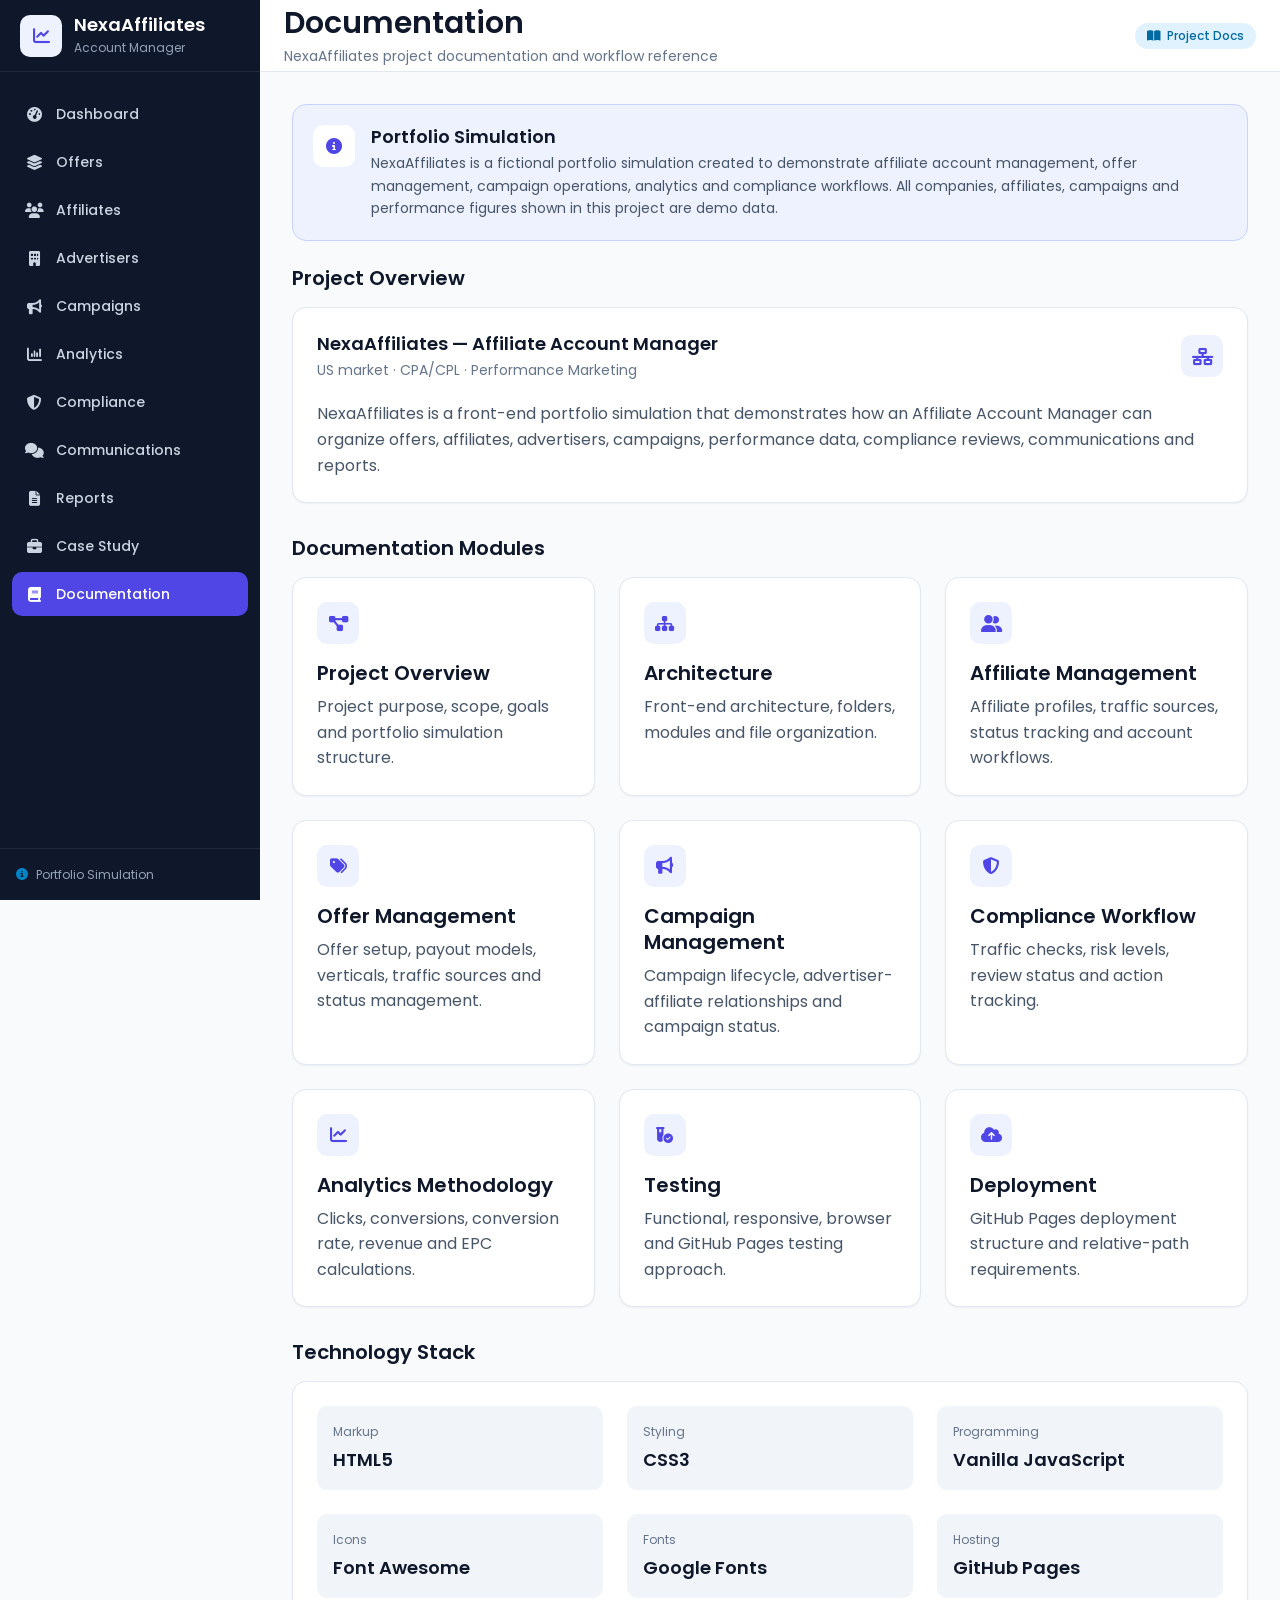
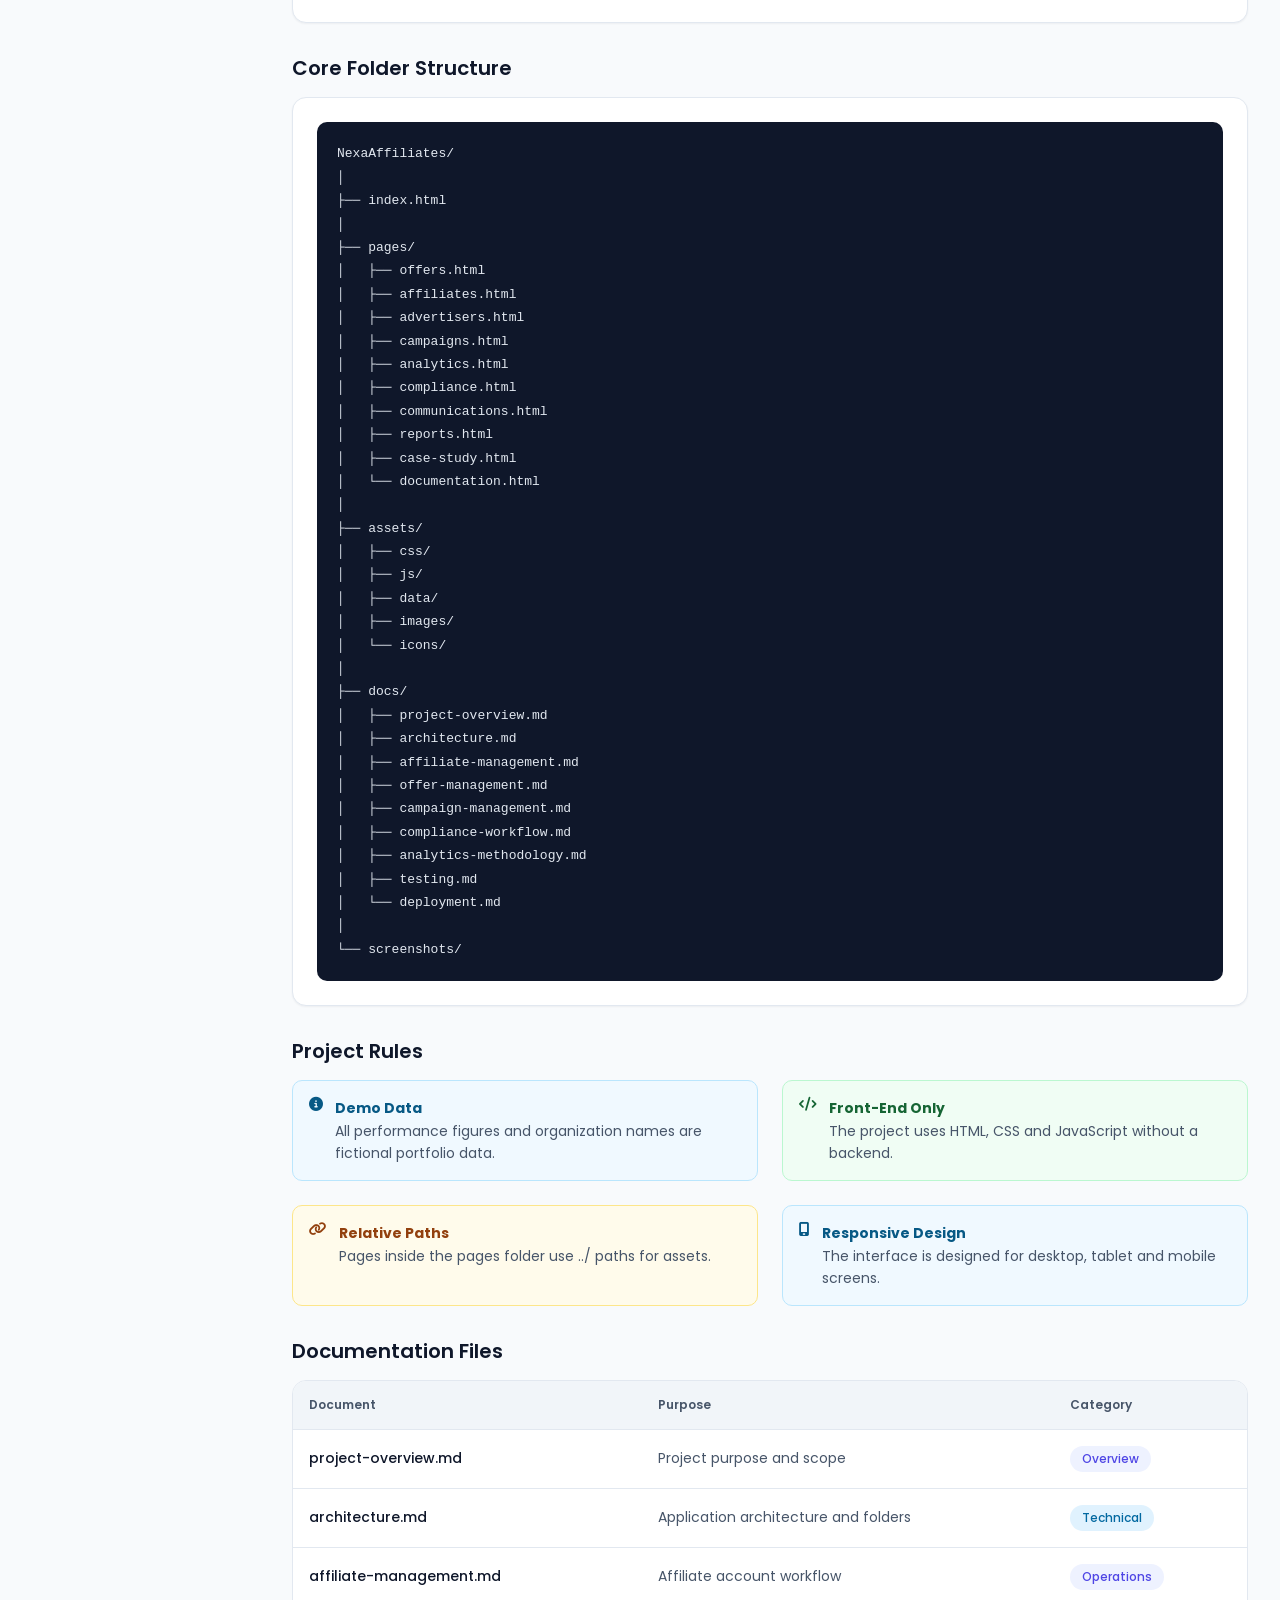
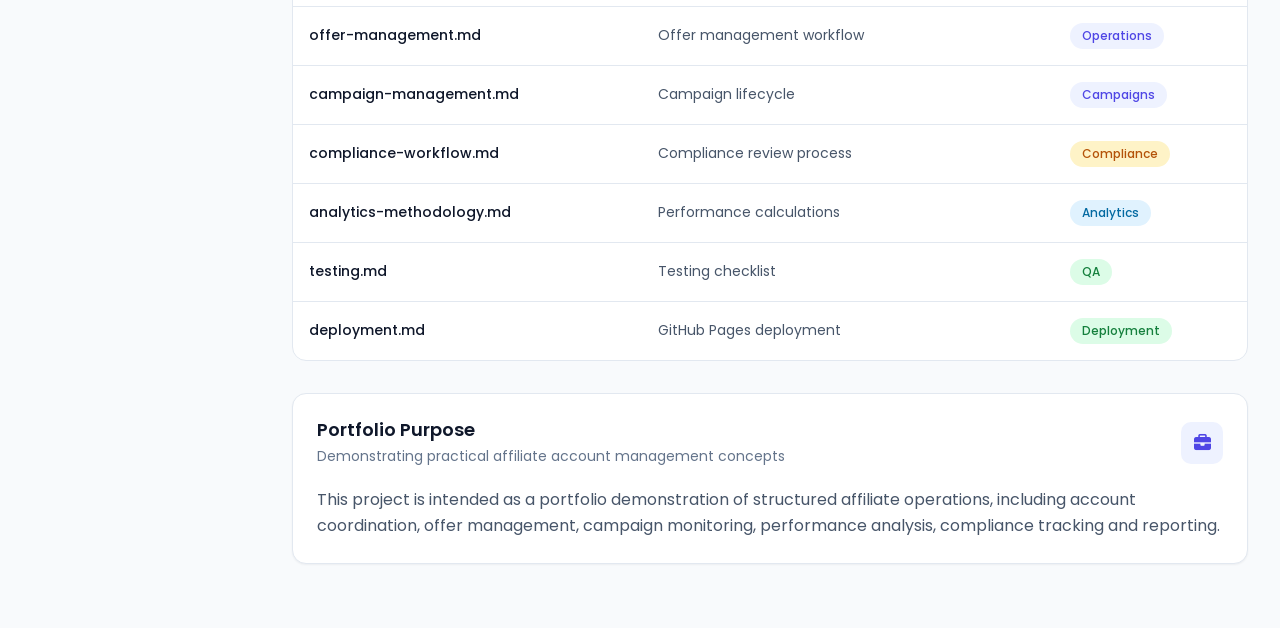
<file: pages/documentation.html>
<!DOCTYPE html>
<html lang="en">
<head>
    <meta charset="UTF-8">
    <meta name="viewport" content="width=device-width, initial-scale=1.0">

    <title>Documentation | NexaAffiliates</title>

    <!-- Google Font -->
    <link rel="preconnect" href="https://fonts.googleapis.com">
    <link rel="preconnect" href="https://fonts.gstatic.com" crossorigin>
    <link href="https://fonts.googleapis.com/css2?family=Poppins:wght@400;500;600;700&display=swap" rel="stylesheet">

    <!-- Font Awesome -->
    <link rel="stylesheet" href="https://cdnjs.cloudflare.com/ajax/libs/font-awesome/6.5.2/css/all.min.css">

    <!-- NexaAffiliates CSS -->
    <link rel="stylesheet" href="../assets/css/variables.css">
    <link rel="stylesheet" href="../assets/css/base.css">
    <link rel="stylesheet" href="../assets/css/layout.css">
    <link rel="stylesheet" href="../assets/css/components.css">
    <link rel="stylesheet" href="../assets/css/dashboard.css">
    <link rel="stylesheet" href="../assets/css/tables.css">
    <link rel="stylesheet" href="../assets/css/forms.css">
    <link rel="stylesheet" href="../assets/css/responsive.css">
    <link rel="stylesheet" href="../assets/css/main.css">
</head>

<body>

<div class="app-layout">

    <!-- =========================
         SIDEBAR
    ========================== -->
    <aside class="sidebar">

        <div class="sidebar-brand">
            <div class="icon-box">
                <i class="fa-solid fa-chart-line"></i>
            </div>

            <div>
                <strong>NexaAffiliates</strong>
                <small>Account Manager</small>
            </div>
        </div>

        <nav class="sidebar-nav">
            <ul>

                <li>
                    <a href="../index.html">
                        <i class="fa-solid fa-gauge-high"></i>
                        <span>Dashboard</span>
                    </a>
                </li>

                <li>
                    <a href="offers.html">
                        <i class="fa-solid fa-layer-group"></i>
                        <span>Offers</span>
                    </a>
                </li>

                <li>
                    <a href="affiliates.html">
                        <i class="fa-solid fa-users"></i>
                        <span>Affiliates</span>
                    </a>
                </li>

                <li>
                    <a href="advertisers.html">
                        <i class="fa-solid fa-building"></i>
                        <span>Advertisers</span>
                    </a>
                </li>

                <li>
                    <a href="campaigns.html">
                        <i class="fa-solid fa-bullhorn"></i>
                        <span>Campaigns</span>
                    </a>
                </li>

                <li>
                    <a href="analytics.html">
                        <i class="fa-solid fa-chart-column"></i>
                        <span>Analytics</span>
                    </a>
                </li>

                <li>
                    <a href="compliance.html">
                        <i class="fa-solid fa-shield-halved"></i>
                        <span>Compliance</span>
                    </a>
                </li>

                <li>
                    <a href="communications.html">
                        <i class="fa-solid fa-comments"></i>
                        <span>Communications</span>
                    </a>
                </li>

                <li>
                    <a href="reports.html">
                        <i class="fa-solid fa-file-lines"></i>
                        <span>Reports</span>
                    </a>
                </li>

                <li>
                    <a href="case-study.html">
                        <i class="fa-solid fa-briefcase"></i>
                        <span>Case Study</span>
                    </a>
                </li>

                <li>
                    <a href="documentation.html" class="active">
                        <i class="fa-solid fa-book"></i>
                        <span>Documentation</span>
                    </a>
                </li>

            </ul>
        </nav>

        <div class="sidebar-footer">
            <div class="simulation-label">
                <i class="fa-solid fa-circle-info"></i>
                <span>Portfolio Simulation</span>
            </div>
        </div>

    </aside>


    <!-- =========================
         MAIN AREA
    ========================== -->
    <main class="main-area">

        <!-- Header -->
        <header class="header">

            <div>
                <h1 class="page-title">Documentation</h1>
                <p class="page-description">
                    NexaAffiliates project documentation and workflow reference
                </p>
            </div>

            <div class="header-actions">
                <span class="badge badge-info">
                    <i class="fa-solid fa-book-open"></i>
                    &nbsp; Project Docs
                </span>
            </div>

        </header>


        <!-- =========================
             MAIN CONTENT
        ========================== -->
        <section class="main-content">

            <!-- Simulation Notice -->
            <div class="simulation-notice">

                <div class="simulation-notice-icon">
                    <i class="fa-solid fa-circle-info"></i>
                </div>

                <div>
                    <h2 class="simulation-notice-title">
                        Portfolio Simulation
                    </h2>

                    <p class="simulation-notice-text">
                        NexaAffiliates is a fictional portfolio simulation created
                        to demonstrate affiliate account management, offer
                        management, campaign operations, analytics and compliance
                        workflows. All companies, affiliates, campaigns and
                        performance figures shown in this project are demo data.
                    </p>
                </div>

            </div>


            <!-- Project Overview -->
            <div class="content-section">

                <div class="section-header">
                    <h2 class="section-title">Project Overview</h2>
                </div>

                <div class="card">

                    <div class="card-header">
                        <div>
                            <h3 class="card-title">
                                NexaAffiliates — Affiliate Account Manager
                            </h3>

                            <p class="card-subtitle">
                                US market · CPA/CPL · Performance Marketing
                            </p>
                        </div>

                        <div class="icon-box">
                            <i class="fa-solid fa-network-wired"></i>
                        </div>
                    </div>

                    <p>
                        NexaAffiliates is a front-end portfolio simulation that
                        demonstrates how an Affiliate Account Manager can organize
                        offers, affiliates, advertisers, campaigns, performance
                        data, compliance reviews, communications and reports.
                    </p>

                </div>

            </div>


            <!-- Documentation Modules -->
            <div class="content-section">

                <div class="section-header">
                    <h2 class="section-title">Documentation Modules</h2>
                </div>

                <div class="grid grid-3">

                    <!-- Project Overview -->
                    <div class="card">

                        <div class="icon-box">
                            <i class="fa-solid fa-diagram-project"></i>
                        </div>

                        <h3 style="margin-top:16px;">
                            Project Overview
                        </h3>

                        <p style="margin-top:8px;">
                            Project purpose, scope, goals and portfolio
                            simulation structure.
                        </p>

                    </div>


                    <!-- Architecture -->
                    <div class="card">

                        <div class="icon-box">
                            <i class="fa-solid fa-sitemap"></i>
                        </div>

                        <h3 style="margin-top:16px;">
                            Architecture
                        </h3>

                        <p style="margin-top:8px;">
                            Front-end architecture, folders, modules and
                            file organization.
                        </p>

                    </div>


                    <!-- Affiliate Management -->
                    <div class="card">

                        <div class="icon-box">
                            <i class="fa-solid fa-user-group"></i>
                        </div>

                        <h3 style="margin-top:16px;">
                            Affiliate Management
                        </h3>

                        <p style="margin-top:8px;">
                            Affiliate profiles, traffic sources, status
                            tracking and account workflows.
                        </p>

                    </div>


                    <!-- Offer Management -->
                    <div class="card">

                        <div class="icon-box">
                            <i class="fa-solid fa-tags"></i>
                        </div>

                        <h3 style="margin-top:16px;">
                            Offer Management
                        </h3>

                        <p style="margin-top:8px;">
                            Offer setup, payout models, verticals,
                            traffic sources and status management.
                        </p>

                    </div>


                    <!-- Campaign Management -->
                    <div class="card">

                        <div class="icon-box">
                            <i class="fa-solid fa-bullhorn"></i>
                        </div>

                        <h3 style="margin-top:16px;">
                            Campaign Management
                        </h3>

                        <p style="margin-top:8px;">
                            Campaign lifecycle, advertiser-affiliate
                            relationships and campaign status.
                        </p>

                    </div>


                    <!-- Compliance -->
                    <div class="card">

                        <div class="icon-box">
                            <i class="fa-solid fa-shield-halved"></i>
                        </div>

                        <h3 style="margin-top:16px;">
                            Compliance Workflow
                        </h3>

                        <p style="margin-top:8px;">
                            Traffic checks, risk levels, review status
                            and action tracking.
                        </p>

                    </div>


                    <!-- Analytics -->
                    <div class="card">

                        <div class="icon-box">
                            <i class="fa-solid fa-chart-line"></i>
                        </div>

                        <h3 style="margin-top:16px;">
                            Analytics Methodology
                        </h3>

                        <p style="margin-top:8px;">
                            Clicks, conversions, conversion rate, revenue
                            and EPC calculations.
                        </p>

                    </div>


                    <!-- Testing -->
                    <div class="card">

                        <div class="icon-box">
                            <i class="fa-solid fa-vial-circle-check"></i>
                        </div>

                        <h3 style="margin-top:16px;">
                            Testing
                        </h3>

                        <p style="margin-top:8px;">
                            Functional, responsive, browser and GitHub
                            Pages testing approach.
                        </p>

                    </div>


                    <!-- Deployment -->
                    <div class="card">

                        <div class="icon-box">
                            <i class="fa-solid fa-cloud-arrow-up"></i>
                        </div>

                        <h3 style="margin-top:16px;">
                            Deployment
                        </h3>

                        <p style="margin-top:8px;">
                            GitHub Pages deployment structure and
                            relative-path requirements.
                        </p>

                    </div>

                </div>

            </div>


            <!-- Technology Stack -->
            <div class="content-section">

                <div class="section-header">
                    <h2 class="section-title">Technology Stack</h2>
                </div>

                <div class="card">

                    <div class="grid grid-3">

                        <div class="performance-item">
                            <div class="performance-item-label">
                                Markup
                            </div>

                            <div class="performance-item-value">
                                HTML5
                            </div>
                        </div>

                        <div class="performance-item">
                            <div class="performance-item-label">
                                Styling
                            </div>

                            <div class="performance-item-value">
                                CSS3
                            </div>
                        </div>

                        <div class="performance-item">
                            <div class="performance-item-label">
                                Programming
                            </div>

                            <div class="performance-item-value">
                                Vanilla JavaScript
                            </div>
                        </div>

                        <div class="performance-item">
                            <div class="performance-item-label">
                                Icons
                            </div>

                            <div class="performance-item-value">
                                Font Awesome
                            </div>
                        </div>

                        <div class="performance-item">
                            <div class="performance-item-label">
                                Fonts
                            </div>

                            <div class="performance-item-value">
                                Google Fonts
                            </div>
                        </div>

                        <div class="performance-item">
                            <div class="performance-item-label">
                                Hosting
                            </div>

                            <div class="performance-item-value">
                                GitHub Pages
                            </div>
                        </div>

                    </div>

                </div>

            </div>


            <!-- Folder Structure -->
            <div class="content-section">

                <div class="section-header">
                    <h2 class="section-title">Core Folder Structure</h2>
                </div>

                <div class="card">

<pre style="
    margin:0;
    padding:20px;
    overflow-x:auto;
    background:#0F172A;
    color:#E2E8F0;
    border-radius:10px;
    font-family:monospace;
    font-size:13px;
    line-height:1.8;
">NexaAffiliates/
│
├── index.html
│
├── pages/
│   ├── offers.html
│   ├── affiliates.html
│   ├── advertisers.html
│   ├── campaigns.html
│   ├── analytics.html
│   ├── compliance.html
│   ├── communications.html
│   ├── reports.html
│   ├── case-study.html
│   └── documentation.html
│
├── assets/
│   ├── css/
│   ├── js/
│   ├── data/
│   ├── images/
│   └── icons/
│
├── docs/
│   ├── project-overview.md
│   ├── architecture.md
│   ├── affiliate-management.md
│   ├── offer-management.md
│   ├── campaign-management.md
│   ├── compliance-workflow.md
│   ├── analytics-methodology.md
│   ├── testing.md
│   └── deployment.md
│
└── screenshots/</pre>

                </div>

            </div>


            <!-- Important Rules -->
            <div class="content-section">

                <div class="section-header">
                    <h2 class="section-title">Project Rules</h2>
                </div>

                <div class="grid grid-2">

                    <div class="alert alert-info">
                        <i class="fa-solid fa-circle-info"></i>

                        <div>
                            <strong>Demo Data</strong>
                            <p>
                                All performance figures and organization
                                names are fictional portfolio data.
                            </p>
                        </div>
                    </div>


                    <div class="alert alert-success">
                        <i class="fa-solid fa-code"></i>

                        <div>
                            <strong>Front-End Only</strong>
                            <p>
                                The project uses HTML, CSS and JavaScript
                                without a backend.
                            </p>
                        </div>
                    </div>


                    <div class="alert alert-warning">
                        <i class="fa-solid fa-link"></i>

                        <div>
                            <strong>Relative Paths</strong>
                            <p>
                                Pages inside the pages folder use
                                ../ paths for assets.
                            </p>
                        </div>
                    </div>


                    <div class="alert alert-info">
                        <i class="fa-solid fa-mobile-screen"></i>

                        <div>
                            <strong>Responsive Design</strong>
                            <p>
                                The interface is designed for desktop,
                                tablet and mobile screens.
                            </p>
                        </div>
                    </div>

                </div>

            </div>


            <!-- Documentation Files -->
            <div class="content-section">

                <div class="section-header">
                    <h2 class="section-title">Documentation Files</h2>
                </div>

                <div class="table-wrapper">

                    <table class="data-table">

                        <thead>
                            <tr>
                                <th>Document</th>
                                <th>Purpose</th>
                                <th>Category</th>
                            </tr>
                        </thead>

                        <tbody>

                            <tr>
                                <td class="primary-text">
                                    project-overview.md
                                </td>
                                <td>
                                    Project purpose and scope
                                </td>
                                <td>
                                    <span class="badge badge-primary">
                                        Overview
                                    </span>
                                </td>
                            </tr>

                            <tr>
                                <td class="primary-text">
                                    architecture.md
                                </td>
                                <td>
                                    Application architecture and folders
                                </td>
                                <td>
                                    <span class="badge badge-info">
                                        Technical
                                    </span>
                                </td>
                            </tr>

                            <tr>
                                <td class="primary-text">
                                    affiliate-management.md
                                </td>
                                <td>
                                    Affiliate account workflow
                                </td>
                                <td>
                                    <span class="badge badge-primary">
                                        Operations
                                    </span>
                                </td>
                            </tr>

                            <tr>
                                <td class="primary-text">
                                    offer-management.md
                                </td>
                                <td>
                                    Offer management workflow
                                </td>
                                <td>
                                    <span class="badge badge-primary">
                                        Operations
                                    </span>
                                </td>
                            </tr>

                            <tr>
                                <td class="primary-text">
                                    campaign-management.md
                                </td>
                                <td>
                                    Campaign lifecycle
                                </td>
                                <td>
                                    <span class="badge badge-primary">
                                        Campaigns
                                    </span>
                                </td>
                            </tr>

                            <tr>
                                <td class="primary-text">
                                    compliance-workflow.md
                                </td>
                                <td>
                                    Compliance review process
                                </td>
                                <td>
                                    <span class="badge badge-warning">
                                        Compliance
                                    </span>
                                </td>
                            </tr>

                            <tr>
                                <td class="primary-text">
                                    analytics-methodology.md
                                </td>
                                <td>
                                    Performance calculations
                                </td>
                                <td>
                                    <span class="badge badge-info">
                                        Analytics
                                    </span>
                                </td>
                            </tr>

                            <tr>
                                <td class="primary-text">
                                    testing.md
                                </td>
                                <td>
                                    Testing checklist
                                </td>
                                <td>
                                    <span class="badge badge-success">
                                        QA
                                    </span>
                                </td>
                            </tr>

                            <tr>
                                <td class="primary-text">
                                    deployment.md
                                </td>
                                <td>
                                    GitHub Pages deployment
                                </td>
                                <td>
                                    <span class="badge badge-success">
                                        Deployment
                                    </span>
                                </td>
                            </tr>

                        </tbody>

                    </table>

                </div>

            </div>


            <!-- Final Note -->
            <div class="content-section">

                <div class="card">

                    <div class="card-header">
                        <div>
                            <h3 class="card-title">
                                Portfolio Purpose
                            </h3>

                            <p class="card-subtitle">
                                Demonstrating practical affiliate account
                                management concepts
                            </p>
                        </div>

                        <div class="icon-box">
                            <i class="fa-solid fa-briefcase"></i>
                        </div>
                    </div>

                    <p>
                        This project is intended as a portfolio demonstration
                        of structured affiliate operations, including account
                        coordination, offer management, campaign monitoring,
                        performance analysis, compliance tracking and reporting.
                    </p>

                </div>

            </div>

        </section>

    </main>

</div>

</body>
</html>
</file>
<file: assets/css/variables.css>
:root {

    /* Brand */

    --primary: #4F46E5;
    --primary-dark: #3730A3;
    --primary-light: #EEF2FF;

    --secondary: #2563EB;


    /* Dark */

    --dark: #0F172A;
    --dark-secondary: #1E293B;


    /* Text */

    --text-primary: #0F172A;
    --text-secondary: #475569;
    --text-muted: #64748B;


    /* Background */

    --background: #F8FAFC;
    --surface: #FFFFFF;
    --surface-secondary: #F1F5F9;


    /* Border */

    --border: #E2E8F0;


    /* Status */

    --success: #16A34A;
    --warning: #D97706;
    --danger: #DC2626;
    --info: #0284C7;


    /* Typography */

    --font-primary: "Poppins", sans-serif;

    --font-size-xs: 12px;
    --font-size-sm: 14px;
    --font-size-base: 16px;
    --font-size-lg: 18px;
    --font-size-xl: 20px;
    --font-size-2xl: 24px;
    --font-size-3xl: 30px;
    --font-size-4xl: 36px;


    --font-weight-regular: 400;
    --font-weight-medium: 500;
    --font-weight-semibold: 600;
    --font-weight-bold: 700;


    /* Spacing */

    --space-1: 4px;
    --space-2: 8px;
    --space-3: 12px;
    --space-4: 16px;
    --space-5: 20px;
    --space-6: 24px;
    --space-8: 32px;
    --space-10: 40px;
    --space-12: 48px;


    /* Radius */

    --radius-sm: 6px;
    --radius-md: 10px;
    --radius-lg: 14px;
    --radius-xl: 20px;
    --radius-full: 9999px;


    /* Shadows */

    --shadow-sm:
        0 1px 2px rgba(15, 23, 42, 0.05);

    --shadow-md:
        0 4px 12px rgba(15, 23, 42, 0.08);

    --shadow-lg:
        0 10px 30px rgba(15, 23, 42, 0.10);


    /* Layout */

    --sidebar-width: 260px;
    --header-height: 72px;
    --container-width: 1440px;


    /* Transition */

    --transition-fast: 0.15s ease;
    --transition-normal: 0.25s ease;

}
</file>
<file: assets/css/base.css>
/* =========================================
   Base / Reset
   ========================================= */

* {
    margin: 0;
    padding: 0;
    box-sizing: border-box;
}


html {
    scroll-behavior: smooth;
}


body {

    font-family: var(--font-primary);

    font-size: var(--font-size-base);

    font-weight: var(--font-weight-regular);

    color: var(--text-primary);

    background-color: var(--background);

    line-height: 1.6;

    min-height: 100vh;

}


/* Links */

a {
    color: inherit;
    text-decoration: none;
}


a:hover {
    text-decoration: none;
}


/* Forms */

button,
input,
select,
textarea {
    font-family: inherit;
}


button {
    cursor: pointer;
    border: none;
}


/* Images */

img {

    max-width: 100%;

    height: auto;

    display: block;

}


/* Lists */

ul,
ol {
    list-style: none;
}


/* Headings */

h1,
h2,
h3,
h4,
h5,
h6 {

    color: var(--text-primary);

    font-weight: var(--font-weight-semibold);

    line-height: 1.3;

}


h1 {
    font-size: var(--font-size-3xl);
}


h2 {
    font-size: var(--font-size-2xl);
}


h3 {
    font-size: var(--font-size-xl);
}


h4 {
    font-size: var(--font-size-lg);
}


/* Paragraph */

p {
    color: var(--text-secondary);
}


/* Selection */

::selection {

    background-color: var(--primary);

    color: var(--surface);

}


/* Focus */

:focus-visible {

    outline: 2px solid var(--primary);

    outline-offset: 2px;

}


/* Scrollbar */

::-webkit-scrollbar {
    width: 8px;
}


::-webkit-scrollbar-track {
    background: var(--surface-secondary);
}


::-webkit-scrollbar-thumb {

    background: var(--border);

    border-radius: var(--radius-full);

}


::-webkit-scrollbar-thumb:hover {
    background: var(--text-muted);
}


/* Utilities */

.text-primary {
    color: var(--text-primary);
}

.text-secondary {
    color: var(--text-secondary);
}

.text-muted {
    color: var(--text-muted);
}

.text-success {
    color: var(--success);
}

.text-warning {
    color: var(--warning);
}

.text-danger {
    color: var(--danger);
}

.text-info {
    color: var(--info);
}


.text-center {
    text-align: center;
}

.text-left {
    text-align: left;
}

.text-right {
    text-align: right;
}


.fw-regular {
    font-weight: var(--font-weight-regular);
}

.fw-medium {
    font-weight: var(--font-weight-medium);
}

.fw-semibold {
    font-weight: var(--font-weight-semibold);
}

.fw-bold {
    font-weight: var(--font-weight-bold);
}
</file>
<file: assets/css/layout.css>
/* =========================================
   NexaAffiliates - Layout
   ========================================= */

.app-layout {
    min-height: 100vh;
    display: flex;
    background: var(--background);
}


/* Sidebar */

.sidebar {
    width: var(--sidebar-width);
    min-height: 100vh;

    position: fixed;
    top: 0;
    left: 0;

    display: flex;
    flex-direction: column;

    background: var(--dark);
    color: var(--surface);

    z-index: 1000;

    overflow-y: auto;
}


.sidebar-brand {
    min-height: var(--header-height);

    display: flex;
    align-items: center;

    gap: var(--space-3);

    padding: 0 var(--space-5);

    border-bottom:
        1px solid rgba(255, 255, 255, 0.08);
}


.sidebar-brand strong {
    display: block;

    color: var(--surface);

    font-size: var(--font-size-lg);

    font-weight: var(--font-weight-semibold);

    line-height: 1.2;
}


.sidebar-brand small {
    display: block;

    margin-top: 2px;

    color: #94A3B8;

    font-size: var(--font-size-xs);
}


.sidebar-nav {
    flex: 1;

    padding:
        var(--space-5)
        var(--space-3);
}


.sidebar-nav ul {
    display: flex;

    flex-direction: column;

    gap: var(--space-1);
}


.sidebar-nav li a {

    min-height: 44px;

    display: flex;

    align-items: center;

    gap: var(--space-3);

    padding:
        0
        var(--space-3);

    border-radius: var(--radius-md);

    color: #CBD5E1;

    font-size: var(--font-size-sm);

    font-weight: var(--font-weight-medium);

    transition:
        background-color var(--transition-fast),
        color var(--transition-fast);

}


.sidebar-nav li a i {

    width: 20px;

    text-align: center;

    font-size: 15px;

}


.sidebar-nav li a:hover {

    color: var(--surface);

    background:
        rgba(255, 255, 255, 0.08);

}


.sidebar-nav li a.active {

    color: var(--surface);

    background: var(--primary);

}


.sidebar-footer {

    padding: var(--space-4);

    border-top:
        1px solid rgba(255, 255, 255, 0.08);

}


.simulation-label {

    display: flex;

    align-items: center;

    gap: var(--space-2);

    color: #94A3B8;

    font-size: var(--font-size-xs);

}


.simulation-label i {
    color: var(--info);
}


/* Main */

.main-area {

    width:
        calc(100% - var(--sidebar-width));

    min-height: 100vh;

    margin-left:
        var(--sidebar-width);

}


/* Header */

.header {

    height: var(--header-height);

    width: 100%;

    display: flex;

    align-items: center;

    justify-content: space-between;

    gap: var(--space-4);

    padding:
        0
        var(--space-6);

    background: var(--surface);

    border-bottom:
        1px solid var(--border);

    position: sticky;

    top: 0;

    z-index: 900;

}


.header .page-title {
    margin: 0;
}


.header .page-description {
    margin-top: 2px;
}


/* Header actions */

.header-actions {

    display: flex;

    align-items: center;

    gap: var(--space-3);

}


/* Main Content */

.main-content {

    width: 100%;

    max-width:
        var(--container-width);

    margin: 0 auto;

    padding: var(--space-8);

}


/* Page Header */

.page-header {

    display: flex;

    align-items: center;

    justify-content: space-between;

    gap: var(--space-4);

    margin-bottom: var(--space-6);

}


.page-title {
    margin-bottom: var(--space-1);
}


.page-description {

    color: var(--text-muted);

    font-size: var(--font-size-sm);

}


/* Sections */

.content-section {
    margin-bottom: var(--space-8);
}


.section-header {

    display: flex;

    align-items: center;

    justify-content: space-between;

    gap: var(--space-4);

    margin-bottom: var(--space-4);

}


.section-title {
    font-size: var(--font-size-xl);
}


/* Grid */

.grid {

    display: grid;

    gap: var(--space-6);

}


.grid-2 {
    grid-template-columns:
        repeat(2, minmax(0, 1fr));
}


.grid-3 {
    grid-template-columns:
        repeat(3, minmax(0, 1fr));
}


.grid-4 {
    grid-template-columns:
        repeat(4, minmax(0, 1fr));
}


/* Flex */

.flex {
    display: flex;
}


.flex-center {

    display: flex;

    align-items: center;

    justify-content: center;

}


.flex-between {

    display: flex;

    align-items: center;

    justify-content: space-between;

}


.flex-column {
    display: flex;
    flex-direction: column;
}


/* Gap */

.gap-sm {
    gap: var(--space-2);
}


.gap-md {
    gap: var(--space-4);
}


.gap-lg {
    gap: var(--space-6);
}


/* Container */

.container {

    width: 100%;

    max-width:
        var(--container-width);

    margin: 0 auto;

}


/* Hidden */

.hidden {
    display: none !important;
}
</file>
<file: assets/css/components.css>
/* =========================================
   NexaAffiliates - Components
   ========================================= */


/* Cards */

.card {

    background: var(--surface);

    border:
        1px solid var(--border);

    border-radius: var(--radius-lg);

    padding: var(--space-6);

    box-shadow: var(--shadow-sm);

}


.card-header {

    display: flex;

    align-items: center;

    justify-content: space-between;

    gap: var(--space-4);

    margin-bottom: var(--space-5);

}


.card-title {

    margin: 0;

    font-size: var(--font-size-lg);

    font-weight:
        var(--font-weight-semibold);

}


.card-subtitle {

    margin-top: 4px;

    color: var(--text-muted);

    font-size: var(--font-size-sm);

}


.card:hover {
    box-shadow: var(--shadow-md);
}


/* Buttons */

.btn {

    min-height: 40px;

    display: inline-flex;

    align-items: center;

    justify-content: center;

    gap: var(--space-2);

    padding:
        0
        var(--space-4);

    border-radius: var(--radius-md);

    font-size: var(--font-size-sm);

    font-weight:
        var(--font-weight-medium);

    transition:
        background-color var(--transition-fast),
        color var(--transition-fast),
        border-color var(--transition-fast),
        transform var(--transition-fast);

}


.btn:hover {
    transform: translateY(-1px);
}


.btn-primary {

    color: var(--surface);

    background: var(--primary);

}


.btn-primary:hover {
    background: var(--primary-dark);
}


.btn-secondary {

    color: var(--text-primary);

    background: var(--surface);

    border:
        1px solid var(--border);

}


.btn-secondary:hover {
    background: var(--surface-secondary);
}


.btn-success {

    color: var(--surface);

    background: var(--success);

}


.btn-danger {

    color: var(--surface);

    background: var(--danger);

}


.btn-sm {

    min-height: 34px;

    padding:
        0
        var(--space-3);

    font-size: var(--font-size-xs);

}


.btn-lg {

    min-height: 46px;

    padding:
        0
        var(--space-6);

}


/* Badges */

.badge {

    display: inline-flex;

    align-items: center;

    justify-content: center;

    min-height: 26px;

    padding:
        0
        var(--space-3);

    border-radius:
        var(--radius-full);

    font-size:
        var(--font-size-xs);

    font-weight:
        var(--font-weight-medium);

    white-space: nowrap;

}


.badge-primary {

    color: var(--primary);

    background:
        var(--primary-light);

}


.badge-success {

    color: #15803D;

    background: #DCFCE7;

}


.badge-warning {

    color: #B45309;

    background: #FEF3C7;

}


.badge-danger {

    color: #B91C1C;

    background: #FEE2E2;

}


.badge-info {

    color: #0369A1;

    background: #E0F2FE;

}


.badge-neutral {

    color: var(--text-secondary);

    background:
        var(--surface-secondary);

}


/* Alerts */

.alert {

    display: flex;

    align-items: flex-start;

    gap: var(--space-3);

    padding: var(--space-4);

    border:
        1px solid transparent;

    border-radius: var(--radius-md);

    font-size: var(--font-size-sm);

}


.alert-success {

    color: #166534;

    background: #F0FDF4;

    border-color: #BBF7D0;

}


.alert-warning {

    color: #92400E;

    background: #FFFBEB;

    border-color: #FDE68A;

}


.alert-danger {

    color: #991B1B;

    background: #FEF2F2;

    border-color: #FECACA;

}


.alert-info {

    color: #075985;

    background: #F0F9FF;

    border-color: #BAE6FD;

}


/* Icon */

.icon-box {

    width: 42px;

    height: 42px;

    display: inline-flex;

    align-items: center;

    justify-content: center;

    flex-shrink: 0;

    color: var(--primary);

    background:
        var(--primary-light);

    border-radius: var(--radius-md);

}


.icon-box i {
    font-size: 17px;
}


/* Avatar */

.avatar {

    width: 40px;

    height: 40px;

    display: inline-flex;

    align-items: center;

    justify-content: center;

    flex-shrink: 0;

    border-radius:
        var(--radius-full);

    color: var(--surface);

    background: var(--primary);

    font-size: var(--font-size-sm);

    font-weight:
        var(--font-weight-semibold);

}


.avatar-sm {

    width: 32px;

    height: 32px;

    font-size: var(--font-size-xs);

}


.avatar-lg {

    width: 52px;

    height: 52px;

    font-size: var(--font-size-lg);

}


/* Search */

.search-box {

    position: relative;

    width: 100%;

    max-width: 320px;

}


.search-box i {

    position: absolute;

    left: var(--space-3);

    top: 50%;

    transform:
        translateY(-50%);

    color: var(--text-muted);

    pointer-events: none;

}


.search-box input {

    width: 100%;

    height: 40px;

    padding:
        0
        var(--space-3)
        0
        38px;

    border:
        1px solid var(--border);

    border-radius: var(--radius-md);

    background: var(--surface);

    color: var(--text-primary);

    font-size: var(--font-size-sm);

}


.search-box input:focus {

    border-color:
        var(--primary);

    outline: none;

}


/* Divider */

.divider {

    width: 100%;

    height: 1px;

    background: var(--border);

    margin:
        var(--space-5)
        0;

}


/* Empty */

.empty-state {

    padding:
        var(--space-10)
        var(--space-6);

    text-align: center;

    background: var(--surface);

    border:
        1px dashed var(--border);

    border-radius: var(--radius-lg);

}


.empty-state-icon {

    width: 56px;

    height: 56px;

    margin:
        0
        auto
        var(--space-4);

    display: flex;

    align-items: center;

    justify-content: center;

    color: var(--primary);

    background:
        var(--primary-light);

    border-radius:
        var(--radius-full);

    font-size: 22px;

}


.empty-state-title {

    margin-bottom: var(--space-2);

    font-size: var(--font-size-lg);

}


.empty-state-text {

    max-width: 480px;

    margin: 0 auto;

    color: var(--text-muted);

    font-size: var(--font-size-sm);

}
</file>
<file: assets/css/dashboard.css>
/* =========================================
   NexaAffiliates - Dashboard
   ========================================= */

.dashboard-grid {

    display: grid;

    gap: var(--space-6);

}


/* KPI */

.dashboard-kpi-grid {

    display: grid;

    grid-template-columns:
        repeat(4, minmax(0, 1fr));

    gap: var(--space-5);

    margin-bottom: var(--space-6);

}


.kpi-card {

    display: flex;

    align-items: flex-start;

    justify-content: space-between;

    gap: var(--space-4);

    padding: var(--space-5);

    background: var(--surface);

    border:
        1px solid var(--border);

    border-radius: var(--radius-lg);

    box-shadow: var(--shadow-sm);

}


.kpi-content {
    min-width: 0;
}


.kpi-label {

    color: var(--text-muted);

    font-size: var(--font-size-sm);

    font-weight:
        var(--font-weight-medium);

}


.kpi-value {

    margin-top: 4px;

    color: var(--text-primary);

    font-size: var(--font-size-2xl);

    font-weight:
        var(--font-weight-bold);

}


.kpi-change {

    margin-top: 6px;

    font-size: var(--font-size-xs);

    font-weight:
        var(--font-weight-medium);

}


.kpi-change.positive {
    color: var(--success);
}


.kpi-change.negative {
    color: var(--danger);
}


.kpi-change.neutral {
    color: var(--text-muted);
}


.kpi-icon {

    width: 44px;

    height: 44px;

    display: flex;

    align-items: center;

    justify-content: center;

    flex-shrink: 0;

    color: var(--primary);

    background:
        var(--primary-light);

    border-radius: var(--radius-md);

}


/* Columns */

.dashboard-columns {

    display: grid;

    grid-template-columns:
        1.5fr 1fr;

    gap: var(--space-6);

}


.dashboard-full {
    grid-column: 1 / -1;
}


/* Simulation */

.simulation-notice {

    display: flex;

    align-items: flex-start;

    gap: var(--space-4);

    padding: var(--space-5);

    margin-bottom: var(--space-6);

    background:
        var(--primary-light);

    border:
        1px solid #C7D2FE;

    border-radius: var(--radius-lg);

}


.simulation-notice-icon {

    width: 42px;

    height: 42px;

    display: flex;

    align-items: center;

    justify-content: center;

    flex-shrink: 0;

    color: var(--primary);

    background: var(--surface);

    border-radius: var(--radius-md);

}


.simulation-notice-title {

    margin-bottom: 4px;

    font-size: var(--font-size-lg);

}


.simulation-notice-text {

    font-size: var(--font-size-sm);

    line-height: 1.6;

}


/* Performance */

.performance-summary {

    display: grid;

    grid-template-columns:
        repeat(3, 1fr);

    gap: var(--space-4);

}


.performance-item {

    padding: var(--space-4);

    background:
        var(--surface-secondary);

    border-radius: var(--radius-md);

}


.performance-item-label {

    color: var(--text-muted);

    font-size: var(--font-size-xs);

}


.performance-item-value {

    margin-top: 4px;

    font-size: var(--font-size-lg);

    font-weight:
        var(--font-weight-semibold);

}


/* Activity */

.activity-list {

    display: flex;

    flex-direction: column;

}


.activity-item {

    display: flex;

    align-items: flex-start;

    gap: var(--space-3);

    padding:
        var(--space-4)
        0;

    border-bottom:
        1px solid var(--border);

}


.activity-item:last-child {
    border-bottom: none;
}


.activity-icon {

    width: 36px;

    height: 36px;

    display: flex;

    align-items: center;

    justify-content: center;

    flex-shrink: 0;

    color: var(--primary);

    background:
        var(--primary-light);

    border-radius:
        var(--radius-full);

    font-size: 13px;

}


.activity-content {
    min-width: 0;
}


.activity-title {

    color: var(--text-primary);

    font-size: var(--font-size-sm);

    font-weight:
        var(--font-weight-medium);

}


.activity-time {

    margin-top: 2px;

    color: var(--text-muted);

    font-size: var(--font-size-xs);

}


/* Campaign */

.campaign-list {

    display: flex;

    flex-direction: column;

}


.campaign-item {

    display: flex;

    align-items: center;

    justify-content: space-between;

    gap: var(--space-4);

    padding:
        var(--space-4)
        0;

    border-bottom:
        1px solid var(--border);

}


.campaign-item:last-child {
    border-bottom: none;
}


.campaign-info {
    min-width: 0;
}


.campaign-name {

    color: var(--text-primary);

    font-size: var(--font-size-sm);

    font-weight:
        var(--font-weight-semibold);

}


.campaign-meta {

    margin-top: 3px;

    color: var(--text-muted);

    font-size: var(--font-size-xs);

}


.campaign-metrics {

    display: flex;

    gap: var(--space-5);

    text-align: right;

}


.campaign-metric-value {

    color: var(--text-primary);

    font-size: var(--font-size-sm);

    font-weight:
        var(--font-weight-semibold);

}


.campaign-metric-label {

    color: var(--text-muted);

    font-size: 11px;

}


/* Progress */

.progress {

    width: 100%;

    height: 7px;

    overflow: hidden;

    background:
        var(--surface-secondary);

    border-radius:
        var(--radius-full);

}


.progress-bar {

    height: 100%;

    background: var(--primary);

    border-radius: inherit;

}


/* Chart */

.chart-container {

    width: 100%;

    min-height: 280px;

}


.chart-placeholder {

    width: 100%;

    min-height: 280px;

    display: flex;

    align-items: center;

    justify-content: center;

    color: var(--text-muted);

    background:
        var(--surface-secondary);

    border:
        1px dashed var(--border);

    border-radius: var(--radius-lg);

    font-size: var(--font-size-sm);

}
</file>
<file: assets/css/tables.css>
/* =========================================
   NexaAffiliates - Tables
   ========================================= */

.table-wrapper {
    width: 100%;
    overflow-x: auto;
    border: 1px solid var(--border);
    border-radius: var(--radius-lg);
    background: var(--surface);
}

.data-table {
    width: 100%;
    border-collapse: collapse;
    min-width: 760px;
}

.data-table thead {
    background: var(--surface-secondary);
}

.data-table th {
    padding: 14px 16px;
    text-align: left;
    color: var(--text-secondary);
    font-size: var(--font-size-xs);
    font-weight: var(--font-weight-semibold);
    border-bottom: 1px solid var(--border);
    white-space: nowrap;
}

.data-table td {
    padding: 16px;
    color: var(--text-secondary);
    font-size: var(--font-size-sm);
    border-bottom: 1px solid var(--border);
    vertical-align: middle;
}

.data-table tbody tr:last-child td {
    border-bottom: none;
}

.data-table tbody tr:hover {
    background: #FAFAFF;
}

.data-table .primary-text {
    color: var(--text-primary);
    font-weight: var(--font-weight-medium);
}

.data-table .secondary-text {
    display: block;
    margin-top: 3px;
    color: var(--text-muted);
    font-size: var(--font-size-xs);
}

.table-actions {
    display: flex;
    align-items: center;
    gap: var(--space-2);
}

.table-action {
    width: 34px;
    height: 34px;
    display: inline-flex;
    align-items: center;
    justify-content: center;
    color: var(--text-secondary);
    background: var(--surface);
    border: 1px solid var(--border);
    border-radius: var(--radius-md);
    transition:
        color var(--transition-fast),
        background-color var(--transition-fast),
        border-color var(--transition-fast);
}

.table-action:hover {
    color: var(--primary);
    background: var(--primary-light);
    border-color: #C7D2FE;
}

.table-pagination {
    display: flex;
    align-items: center;
    justify-content: space-between;
    gap: var(--space-4);
    padding: var(--space-4);
    border-top: 1px solid var(--border);
}

.pagination-info {
    color: var(--text-muted);
    font-size: var(--font-size-xs);
}

.pagination-buttons {
    display: flex;
    align-items: center;
    gap: var(--space-2);
}

.pagination-btn {
    width: 34px;
    height: 34px;
    display: inline-flex;
    align-items: center;
    justify-content: center;
    color: var(--text-secondary);
    background: var(--surface);
    border: 1px solid var(--border);
    border-radius: var(--radius-md);
}

.pagination-btn:hover {
    color: var(--primary);
    background: var(--primary-light);
}

.pagination-btn.active {
    color: var(--surface);
    background: var(--primary);
    border-color: var(--primary);
}
</file>
<file: assets/css/forms.css>
/* =========================================
   NexaAffiliates - Forms
   ========================================= */

.form-grid {
    display: grid;
    grid-template-columns: repeat(2, minmax(0, 1fr));
    gap: var(--space-5);
}

.form-group {
    display: flex;
    flex-direction: column;
    gap: var(--space-2);
}

.form-group.full-width {
    grid-column: 1 / -1;
}

.form-label {
    color: var(--text-primary);
    font-size: var(--font-size-sm);
    font-weight: var(--font-weight-medium);
}

.form-label .required {
    color: var(--danger);
}

.form-control,
.form-select,
.form-textarea {
    width: 100%;
    min-height: 42px;
    padding: 0 var(--space-3);
    color: var(--text-primary);
    background: var(--surface);
    border: 1px solid var(--border);
    border-radius: var(--radius-md);
    font-size: var(--font-size-sm);
    outline: none;
    transition:
        border-color var(--transition-fast),
        box-shadow var(--transition-fast);
}

.form-textarea {
    min-height: 110px;
    padding: var(--space-3);
    resize: vertical;
}

.form-control::placeholder,
.form-textarea::placeholder {
    color: #94A3B8;
}

.form-control:focus,
.form-select:focus,
.form-textarea:focus {
    border-color: var(--primary);
    box-shadow: 0 0 0 3px var(--primary-light);
}

.form-help {
    color: var(--text-muted);
    font-size: var(--font-size-xs);
}

.form-error {
    color: var(--danger);
    font-size: var(--font-size-xs);
}

.form-actions {
    display: flex;
    align-items: center;
    justify-content: flex-end;
    gap: var(--space-3);
    margin-top: var(--space-6);
}

.filter-panel {
    padding: var(--space-5);
    margin-bottom: var(--space-6);
    background: var(--surface);
    border: 1px solid var(--border);
    border-radius: var(--radius-lg);
    box-shadow: var(--shadow-sm);
}

.filter-grid {
    display: grid;
    grid-template-columns: 1.5fr repeat(3, 1fr);
    gap: var(--space-4);
    align-items: end;
}

.filter-actions {
    display: flex;
    align-items: center;
    gap: var(--space-2);
}

.checkbox-group {
    display: flex;
    align-items: center;
    gap: var(--space-2);
}

.checkbox-group input {
    width: 16px;
    height: 16px;
    accent-color: var(--primary);
}

.checkbox-group label {
    color: var(--text-secondary);
    font-size: var(--font-size-sm);
}

.form-divider {
    width: 100%;
    height: 1px;
    margin: var(--space-6) 0;
    background: var(--border);
}
</file>
<file: assets/css/responsive.css>
/* =========================================
   NexaAffiliates - Responsive
   ========================================= */

@media (max-width: 1200px) {

    :root {
        --sidebar-width: 230px;
    }

    .main-content {
        padding: var(--space-6);
    }

    .dashboard-kpi-grid {
        grid-template-columns: repeat(2, minmax(0, 1fr));
    }

    .filter-grid {
        grid-template-columns: repeat(2, minmax(0, 1fr));
    }

    .filter-actions {
        grid-column: 1 / -1;
    }
}


@media (max-width: 900px) {

    .sidebar {
        width: 210px;
    }

    .main-area {
        width: calc(100% - 210px);
        margin-left: 210px;
    }

    .dashboard-columns {
        grid-template-columns: 1fr;
    }

    .grid-3,
    .grid-4 {
        grid-template-columns: repeat(2, minmax(0, 1fr));
    }

    .performance-summary {
        grid-template-columns: 1fr;
    }

    .header {
        padding: 0 var(--space-4);
    }

    .main-content {
        padding: var(--space-5);
    }
}


@media (max-width: 700px) {

    .app-layout {
        display: block;
    }

    .sidebar {
        width: 100%;
        min-height: auto;
        height: auto;
        position: relative;
    }

    .sidebar-brand {
        min-height: 64px;
    }

    .sidebar-nav {
        padding: var(--space-3);
    }

    .sidebar-nav ul {
        display: grid;
        grid-template-columns: repeat(2, 1fr);
        gap: var(--space-2);
    }

    .sidebar-nav li a {
        justify-content: flex-start;
    }

    .sidebar-footer {
        display: none;
    }

    .main-area {
        width: 100%;
        margin-left: 0;
    }

    .header {
        height: auto;
        min-height: var(--header-height);
        position: relative;
        align-items: flex-start;
        padding: var(--space-4);
    }

    .header-actions {
        display: none;
    }

    .main-content {
        padding: var(--space-4);
    }

    .page-header {
        flex-direction: column;
        align-items: flex-start;
    }

    .dashboard-kpi-grid {
        grid-template-columns: 1fr;
    }

    .grid-2,
    .grid-3,
    .grid-4 {
        grid-template-columns: 1fr;
    }

    .form-grid {
        grid-template-columns: 1fr;
    }

    .form-group.full-width {
        grid-column: auto;
    }

    .filter-grid {
        grid-template-columns: 1fr;
    }

    .filter-actions {
        grid-column: auto;
    }

    .campaign-item {
        align-items: flex-start;
        flex-direction: column;
    }

    .campaign-metrics {
        width: 100%;
        justify-content: space-between;
        text-align: left;
    }

    .table-pagination {
        align-items: flex-start;
        flex-direction: column;
    }
}


@media (max-width: 480px) {

    .sidebar-nav ul {
        grid-template-columns: 1fr;
    }

    .simulation-notice {
        flex-direction: column;
    }

    .card {
        padding: var(--space-4);
    }

    .kpi-card {
        padding: var(--space-4);
    }

    .section-header {
        align-items: flex-start;
        flex-direction: column;
    }

    .form-actions {
        flex-direction: column-reverse;
        align-items: stretch;
    }

    .form-actions .btn {
        width: 100%;
    }
}
</file>
<file: assets/css/main.css>
/* =========================================
   NexaAffiliates - Main CSS
   ========================================= */

/*
   All CSS files are loaded directly
   from the HTML pages.

   This file is kept as a project entry
   placeholder for future expansion.
*/
</file>
